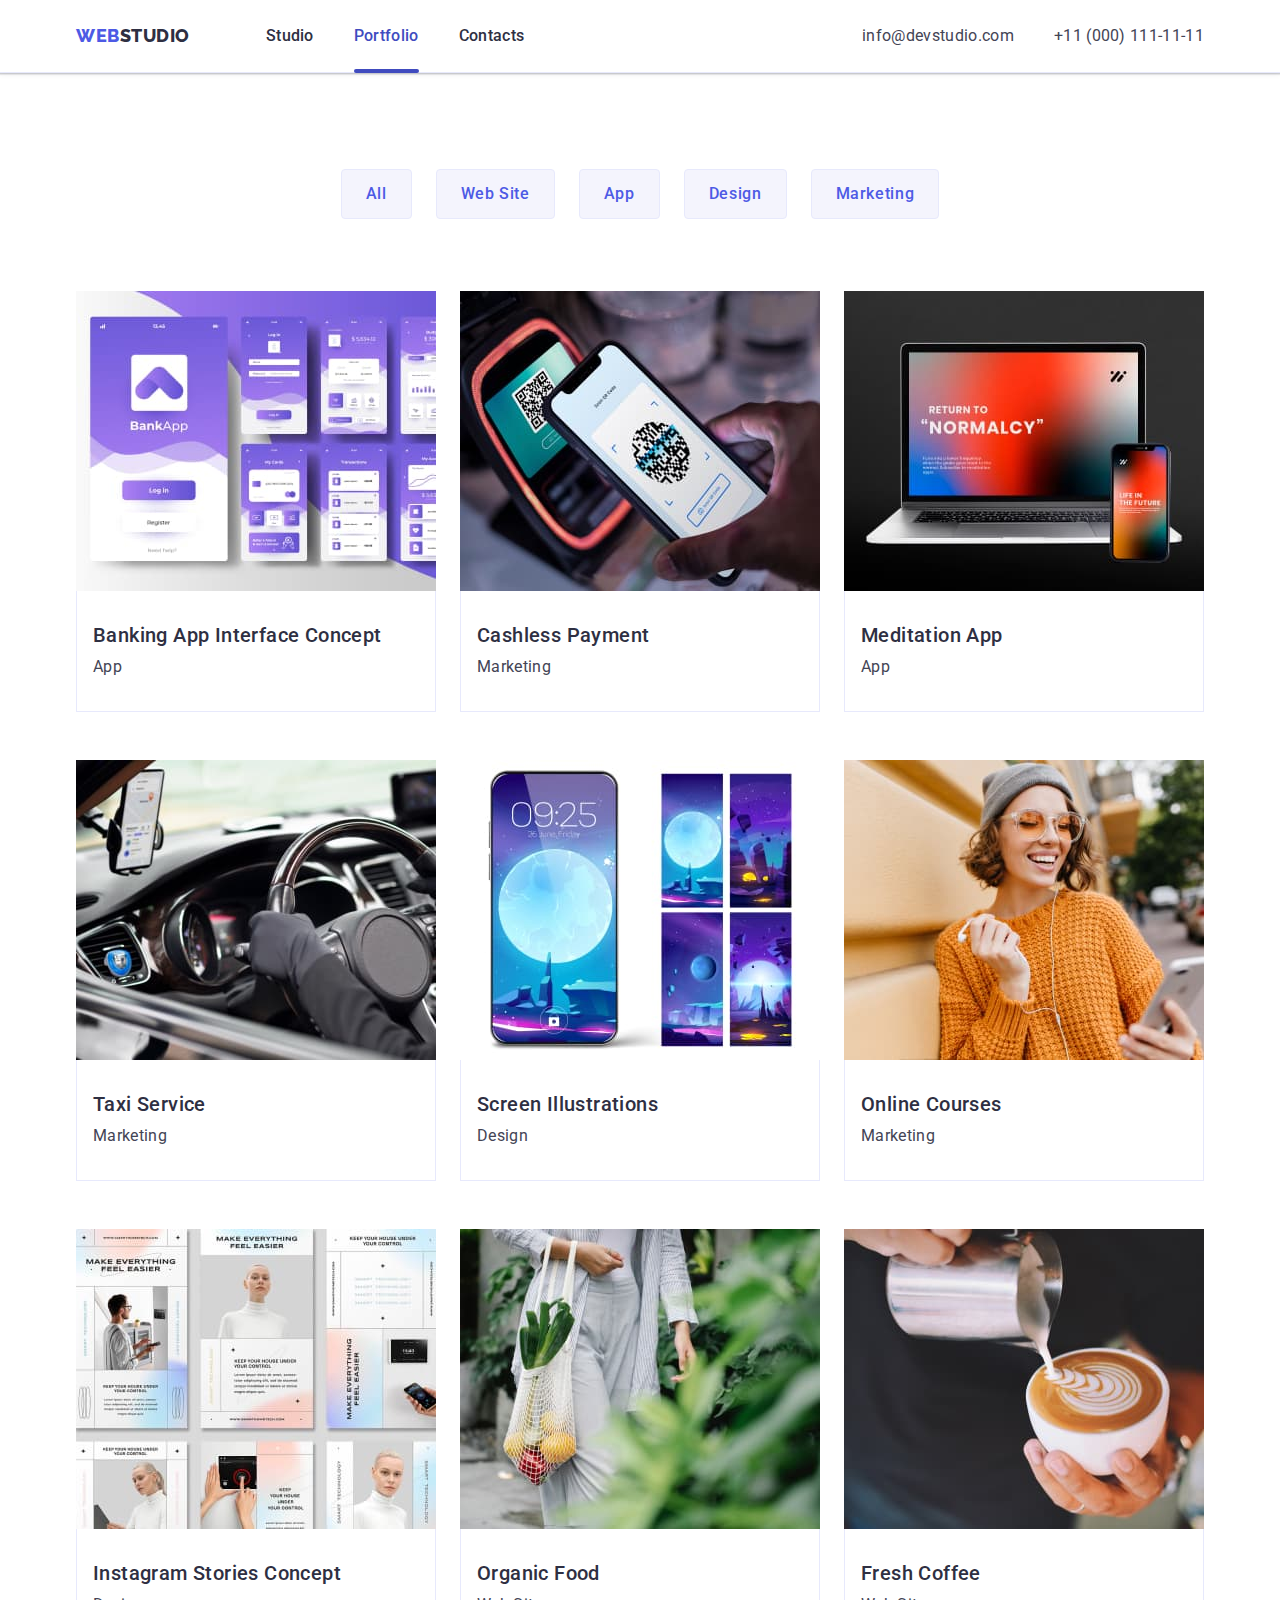
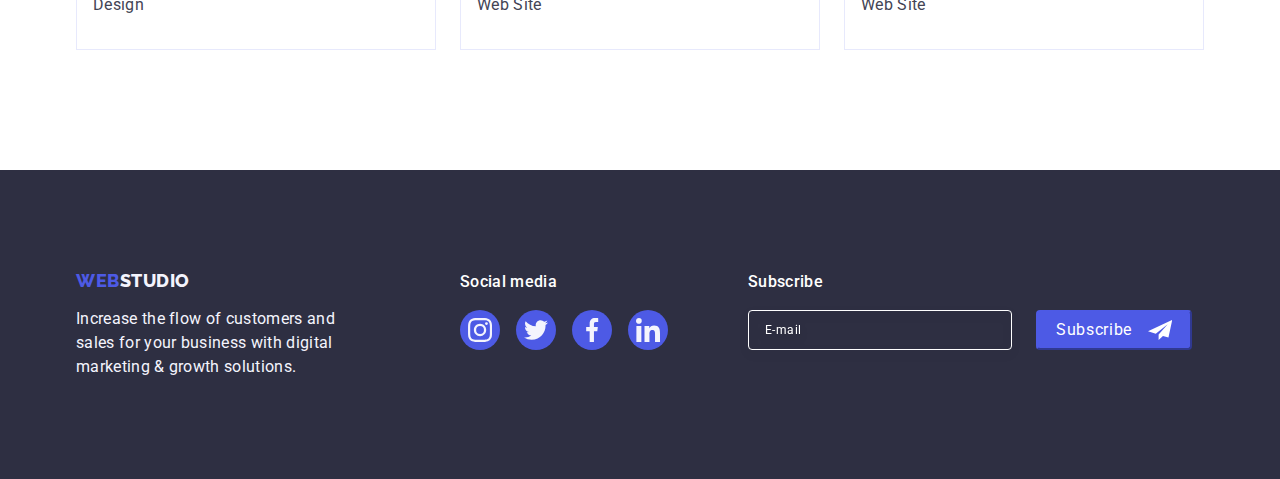
<file: portfolio.html>
<!DOCTYPE html>
<html lang="en">
  <head>
    <meta charset="UTF-8" />
    <meta http-equiv="X-UA-Compatible" content="IE=edge" />
    <meta name="viewport" content="width=device-width, initial-scale=1.0" />
    <title>Портфоліо</title>
    <!-- Fonts -->
    <link rel="preconnect" href="https://fonts.googleapis.com" />
    <link rel="preconnect" href="https://fonts.gstatic.com" crossorigin />
    <link
      href="https://fonts.googleapis.com/css2?family=Raleway:ital,wght@0,800;1,800&family=Roboto:ital,wght@0,400;0,500;0,700;0,900;1,400;1,500;1,700;1,900&display=swap"
      rel="stylesheet"
    />
    <!-- Norolize -->
    <link
      rel="stylesheet"
      href="https://cdn.jsdelivr.net/npm/modern-normalize@1.1.0/modern-normalize.min.css"
    />
    <!-- Custom styles -->
    <link rel="stylesheet" href="./css/styles.css" />
  </head>
  <body>
    <!-- Header -->
    <header class="header">
      <div class="header-container container">
        <nav class="header-nav">
          <!-- Logo -->
          <a class="logo link" href="./index.html"
            >Web<span class="logo-studio">Studio</span></a
          >
          <!-- Navigation -->
          <ul class="header-list list">
            <li class="header-item">
              <a class="header-link link" href="./index.html">Studio</a>
            </li>
            <li class="header-item">
              <a class="header-link current link" href="./portfolio.html"
                >Portfolio</a
              >
            </li>
            <li class="header-item">
              <a class="header-link link" href="">Contacts</a>
            </li>
          </ul>
        </nav>
        <address class="header-address">
          <ul class="header-contakts list">
            <li class="address-mailto">
              <a class="address link" href="mailto:info@devstudio.com"
                >info@devstudio.com</a
              >
            </li>
            <li class="address_tel">
              <a class="address link" href="tel:+110001111111"
                >+11 (000) 111-11-11</a
              >
            </li>
          </ul>
        </address>
      </div>
    </header>
    <main>
      <!-- Hero section list -->
      <section class="main-section">
        <div class="container">
          <h1 class="off" hidden>List projects</h1>
          <ul class="hero-list list">
            <li>
              <button class="btn-list-txt" type="button">All</button>
            </li>
            <li>
              <button class="btn-list-txt" type="button">Web Site</button>
            </li>
            <li>
              <button class="btn-list-txt" type="button">App</button>
            </li>
            <li>
              <button class="btn-list-txt" type="button">Design</button>
            </li>
            <li>
              <button class="btn-list-txt" type="button">Marketing</button>
            </li>
          </ul>
          <!-- Portholio list -->
          <ul class="portfolio-list list">
            <li class="list_servise">
              <a class="servise-title link" href="">
                <div class="service-box">
                  <img
                    src="./images/banking_app.jpg"
                    alt="Banking App Interface Concept"
                    width="360"
                    height="300"
                  />
                  <div class="overlay">
                    <p class="overlay-text">
                      14 Stylish and User-Friendly App Design Concepts · Task
                      Manager App · Calorie Tracker App · Exotic Fruit Ecommerce
                      App · Cloud Storage App
                    </p>
                  </div>
                </div>
                <div class="img-portfolio">
                  <h2 class="portfolio-title">Banking App Interface Concept</h2>
                  <p class="portfolio-desk">App</p>
                </div>
              </a>
            </li>
            <li class="list_servise">
              <a class="servise-title link" href="">
                <div class="service-box">
                  <img
                    src="./images/cashless_payment-2.jpg"
                    alt="Cashless Payment"
                    width="360"
                    height="300"
                  />
                  <div class="overlay">
                    <p class="overlay-text">
                      14 Stylish and User-Friendly App Design Concepts · Task
                      Manager App · Calorie Tracker App · Exotic Fruit Ecommerce
                      App · Cloud Storage App
                    </p>
                  </div>
                </div>
                <div class="img-portfolio">
                  <h2 class="portfolio-title">Cashless Payment</h2>
                  <p class="portfolio-desk">Marketing</p>
                </div>
              </a>
            </li>
            <li class="list_servise">
              <a class="servise-title link" href="">
                <div class="service-box">
                  <img
                    src="./images/meditation_app-2.jpg"
                    alt="Meditation App"
                    width="360"
                    height="300"
                  />
                  <div class="overlay">
                    <p class="overlay-text">
                      14 Stylish and User-Friendly App Design Concepts · Task
                      Manager App · Calorie Tracker App · Exotic Fruit Ecommerce
                      App · Cloud Storage App
                    </p>
                  </div>
                </div>
                <div class="img-portfolio">
                  <h2 class="portfolio-title">Meditation App</h2>
                  <p class="portfolio-desk">App</p>
                </div>
              </a>
            </li>
            <li class="list_servise">
              <a class="servise-title link" href="">
                <div class="service-box">
                  <img
                    src="./images/taxi_service-2.jpg"
                    alt="Taxi Service"
                    width="360"
                    height="300"
                  />
                  <div class="overlay">
                    <p class="overlay-text">
                      14 Stylish and User-Friendly App Design Concepts · Task
                      Manager App · Calorie Tracker App · Exotic Fruit Ecommerce
                      App · Cloud Storage App
                    </p>
                  </div>
                </div>
                <div class="img-portfolio">
                  <h2 class="portfolio-title">Taxi Service</h2>
                  <p class="portfolio-desk">Marketing</p>
                </div>
              </a>
            </li>
            <li class="list_servise">
              <a class="servise-title link" href="">
                <div class="service-box">
                  <img
                    src="./images/sscreen_illustrations-2.jpg"
                    alt="Screen Illustrations"
                    width="360"
                    height="300"
                  />
                  <div class="overlay">
                    <p class="overlay-text">
                      14 Stylish and User-Friendly App Design Concepts · Task
                      Manager App · Calorie Tracker App · Exotic Fruit Ecommerce
                      App · Cloud Storage App
                    </p>
                  </div>
                </div>
                <div class="img-portfolio">
                  <h2 class="portfolio-title">Screen Illustrations</h2>
                  <p class="portfolio-desk">Design</p>
                </div>
              </a>
            </li>
            <li class="list_servise">
              <a class="servise-title link" href="">
                <div class="service-box">
                  <img
                    src="./images/online_courses-2.jpg"
                    alt="Online Courses"
                    width="360"
                    height="300"
                  />
                  <div class="overlay">
                    <p class="overlay-text">
                      14 Stylish and User-Friendly App Design Concepts · Task
                      Manager App · Calorie Tracker App · Exotic Fruit Ecommerce
                      App · Cloud Storage App
                    </p>
                  </div>
                </div>
                <div class="img-portfolio">
                  <h2 class="portfolio-title">Online Courses</h2>
                  <p class="portfolio-desk">Marketing</p>
                </div>
              </a>
            </li>
            <li class="list_servise">
              <a class="servise-title link" href="">
                <div class="service-box">
                  <img
                    src="./images/instagram_stories-2.jpg"
                    alt="Instagram Stories Concept"
                    width="360"
                    height="300"
                  />
                  <div class="overlay">
                    <p class="overlay-text">
                      14 Stylish and User-Friendly App Design Concepts · Task
                      Manager App · Calorie Tracker App · Exotic Fruit Ecommerce
                      App · Cloud Storage App
                    </p>
                  </div>
                </div>
                <div class="img-portfolio">
                  <h2 class="portfolio-title">Instagram Stories Concept</h2>
                  <p class="portfolio-desk">Design</p>
                </div>
              </a>
            </li>
            <li class="list_servise">
              <a class="servise-title link" href="">
                <div class="service-box">
                  <img
                    src="./images/organic_food-2.jpg"
                    alt="Organic Food"
                    width="360"
                    height="300"
                  />
                  <div class="overlay">
                    <p class="overlay-text">
                      14 Stylish and User-Friendly App Design Concepts · Task
                      Manager App · Calorie Tracker App · Exotic Fruit Ecommerce
                      App · Cloud Storage App
                    </p>
                  </div>
                </div>
                <div class="img-portfolio">
                  <h2 class="portfolio-title">Organic Food</h2>
                  <p class="portfolio-desk">Web Site</p>
                </div>
              </a>
            </li>
            <li class="list_servise">
              <a class="servise-title link" href="">
                <div class="service-box">
                  <img
                    src="./images/fresh_coffee-2.jpg"
                    alt="Fresh Coffee"
                    width="360"
                    height="300"
                  />
                  <div class="overlay">
                    <p class="overlay-text">
                      14 Stylish and User-Friendly App Design Concepts · Task
                      Manager App · Calorie Tracker App · Exotic Fruit Ecommerce
                      App · Cloud Storage App
                    </p>
                  </div>
                </div>
                <div class="img-portfolio">
                  <h2 class="portfolio-title">Fresh Coffee</h2>
                  <p class="portfolio-desk">Web Site</p>
                </div>
              </a>
            </li>
          </ul>
        </div>
      </section>
    </main>
    <!-- Footer portfolio -->
    <footer class="footer-fons-pic">
      <div class="footer-list container">
        <div class="footer-logo-list">
          <a class="logo link" href="./index.html"
            >Web<span class="footer-logo">Studio</span></a
          >
          <p class="footer-text">
            Increase the flow of customers and sales for your business with
            digital marketing & growth solutions.
          </p>
        </div>
        <div class="footer-social">
          <p class="footer-headline">Social media</p>
          <ul class="socials-footer list">
            <li class="socials-item">
              <a
                class="footer-socials-link link"
                href="https://instagram.com"
                target="_blank"
                rel="noopener noreferre"
                aria-label="Instagram icon"
              >
                <svg class="socials-icon" width="24" height="24">
                  <use href="./images/icons.svg#icon-instagram"></use>
                </svg>
              </a>
            </li>
            <li class="socials-item">
              <a
                class="footer-socials-link link"
                href="https://twitter.com"
                target="_blank"
                rel="noopener noreferre"
                aria-label="Twitter icon"
              >
                <svg class="socials-icon" width="24" height="24">
                  <use href="./images/icons.svg#icon-twitter"></use>
                </svg>
              </a>
            </li>
            <li class="socials-item">
              <a
                class="footer-socials-link link"
                href="https://facebook.com"
                target="_blank"
                rel="noopener noreferre"
                aria-label="Facebook icon"
              >
                <svg class="socials-icon" width="24" height="24">
                  <use href="./images/icons.svg#icon-facebook"></use>
                </svg>
              </a>
            </li>
            <li class="socials-item">
              <a
                class="footer-socials-link link"
                href="https://linkedin.com"
                target="_blank"
                rel="noopener noreferre"
                aria-label="Linkedin icon"
              >
                <svg class="socials-icon" width="24" height="24">
                  <use href="./images/icons.svg#icon-linkedin"></use>
                </svg>
              </a>
            </li>
          </ul>
        </div>
        
         <!-- Footer forn -->
         <form
         class="footer-form"
         name="footer_form"
         novalidate
         autocomplete="on"
       >
         <p class="footer-headline">Subscribe</p>
         <div class="footer-form-box">
             <input
               class="footer-form-mail"
               type="email"
               name="user_email"
               value="E-mail"
             />
           <button class="footer-form-btn" type="button">
             <span class="footer-form-txt">Subscribe</span>
             <svg class="footer-form-svg" width="24" height="24">
               <use href="./images/icons.svg#icon-Telegram"></use>
             </svg>
           </button>
         </div>
       </form>
      </div>
    </footer>
  </body>
</html>
</file>
<file: css/styles.css>
:root {
  /* Fonts */
  --primary-font: Roboto;
  --second-font: Raleway;
  /* Text colors */
  --main-txt-cl: #2e2f42;
  --accent-txt-cl: #404bbf;
  --logo-txt-cl: #4d5ae5;
  --text-txt-cl: #434455;
  --btn-txt-cl: #ffffff;
  --white-txt-cl: #f4f4fd;
  --btn-cl: #e7e9fc;
  --fons-txt-cl: #8e8f99;
  /* BG colors */
  --accent-bg-cl: #06060a;
  --hover-bg-cl: #31d0aa;
  /* Others */

  --anim-fast: 250ms cubic-bezier(0.4, 0, 0.2, 1);

  --modal-bg-cl: #fcfcfc;
  --modal-idx: 100;
}

/**
  |============================
  | Base styles
  |============================
*/

body {
  font-family: Roboto, sans-serif;
  font-size: 16px;
  color: #434455;
  background-color: #ffffff;
}
/* Reset start */
h1,
h2,
h3,
h4,
h5,
h6,
p {
  margin: 0;
}

img {
  display: block;
  max-width: 100%;
  height: auto;
}
/* reset */
.link {
  text-decoration: none;
}
.list {
  list-style: none;
  padding: 0;
  margin: 0;
}

/* Reset end */

li:last-child {
  margin-bottom: 0;
}

.container {
  /* Phone styles & > */
  min-width: 320px;
  max-width: 428px;
  margin-left: auto;
  margin-right: auto;
  padding-left: 15px;
  padding-right: 15px;

  /* outline: 2px solid red;
  outline-offset: -2px; */
}

/* Tablet styles & > */
@media only screen and (min-width: 768px) {
  .container {
    max-width: 768px;
  }
}

/* Desktop styles & > */
@media only screen and (min-width: 1158px) {
  .container {
    max-width: 1158px;
  }
}

.header {
  border-bottom: 1px solid #e7e9fc;
  box-shadow: 0px 2px 1px rgba(46, 47, 66, 0.08),
    0px 1px 1px rgba(46, 47, 66, 0.16), 0px 1px 6px rgba(46, 47, 66, 0.08);
}

.header-container {
  display: flex;
  align-items: center;
}
.header-nav {
  display: flex;
  align-items: center;
}
@media only screen and (max-width: 767px) {
  .header-nav {
    margin-top: 24px;
    margin-bottom: 22px;
  }
}

.logo {
  font-family: Raleway, sans-serif;
  font-weight: 800;
  font-size: 18px;
  line-height: 1.17;

  letter-spacing: 0.03em;
  text-transform: uppercase;
  font-style: normal;
  color: #4d5ae5;

  display: inline-block;
}
header .logo {
  margin-right: auto;
  /* margin-right: 76px; */
}

@media only screen and (min-width: 767px) {
  .header .logo {
    margin-right: 120px;
  }
}

@media only screen and (min-width: 1158px) {
  .header .logo {
    margin-right: 76px;
  }
}

footer .logo {
  margin-bottom: 16px;
  display: inline-block;
}

@media only screen and (min-width: 768px) {
  footer .logo {
  margin-right: auto;
  }
}

.logo-studio {
  color: #2e2f42;
}

.header-list {
  /* display: block; */
  /* padding-top: 24px;
  padding-bottom: 24px; */
  display: flex;
  gap: 40px;
}

@media only screen and (max-width: 767px) {
  .header-list {
    display: none;
  }
}

.header-item {
  /* padding: 24px 0; */
}
.header-link {
  position: relative;
  font-weight: 500;
  font-size: 16px;
  line-height: 1.5;
  letter-spacing: 0.02em;
  font-style: normal;
  display: block;
  color: #2e2f42;
  padding: 24px 0;

  transition: color var(--anim-fast);
}
.header-link::after {
  content: "";
  position: absolute;
  bottom: -1px;
  left: 0;
  display: block;
  width: 100%;
  height: 4px;
  border-radius: 2px;

  transition: background-color var(--anim-fast);
}
.header-link.current {
  color: var(--accent-txt-cl);
}

.header-link.current::after,
.header-link:hover::after,
.header-link:focus::after {
  background-color: var(--accent-txt-cl);
}

.header-address {
  font-style: normal;
  margin-left: auto;
}

.header-contakts {
  display: block;
  /* display: flex;
  margin: auto;
  gap: 40px; */
}

@media only screen and (max-width: 767px) {
  .header-contakts {
    display: none;
  }
}

@media only screen and (min-width: 767px) {
  .header-contakts {
    display: flex;
    flex-direction: column;
    align-items: center;
    gap: 12px;
  }
}

@media only screen and (min-width: 1158px) {
  .header-contakts {
    display: flex;
    flex-direction: row;
    margin: auto;
    gap: 40px;
  }
}

.header-link:hover,
.header-link:focus,
.address:hover,
.address:focus {
  color: #404bbf;
}

.address {
  font-family: Roboto, sans-serif;
  font-weight: 400;
  font-size: 16px;
  line-height: 1.5;
  letter-spacing: 0.02em;
  font-style: normal;
  color: #434455;

  transition: color var(--anim-fast);
}

/**
  |============================
  | Hero sections
  |============================
*/

/* 320 < Screen < 428 */
@media only screen and (max-width: 428px) {
  .hero-fons {
    background-size: cover;
    background-repeat: no-repeat;
    background-position: center;
    background-image: linear-gradient(
        rgba(46, 47, 66, 0.7),
        rgba(46, 47, 66, 0.7)
      ),
      url(../images/hero-fons/hero_mob@1x.jpg);
  }

  @media (min-device-pixel-ratio: 2),
    (min-resolution: 192dpi),
    (min-resolution: 2dppx) {
    .hero-fons {
      background-image: linear-gradient(
          rgba(46, 47, 66, 0.7),
          rgba(46, 47, 66, 0.7)
        ),
        url(../images/hero-fons/hero_mob@2x.jpg);
    }
  }
}
@media only screen and (min-width: 429px) and (max-width: 768px) {
  .hero-fons {
    background-size: cover;
    background-repeat: no-repeat;
    background-position: center;
    background-image: linear-gradient(
        rgba(46, 47, 66, 0.7),
        rgba(46, 47, 66, 0.7)
      ),
      url(../images/hero-fons/hero_tab@1x.jpg);
  }

  @media (min-device-pixel-ratio: 2),
    (min-resolution: 192dpi),
    (min-resolution: 2dppx) {
    .hero-fons {
      background-image: linear-gradient(
          rgba(46, 47, 66, 0.7),
          rgba(46, 47, 66, 0.7)
        ),
        url(../images/hero-fons/hero_tab@2x.jpg);
    }
  }
}

@media only screen and (min-width: 769px) {
  .hero-fons {
    background-size: cover;
    background-repeat: no-repeat;
    background-position: center;
    background-image: linear-gradient(
        rgba(46, 47, 66, 0.7),
        rgba(46, 47, 66, 0.7)
      ),
      url(../images/hero-fons/hero_desk@1x.jpg);
  }

  @media (min-device-pixel-ratio: 2),
    (min-resolution: 192dpi),
    (min-resolution: 2dppx) {
    .hero-fons {
      background-image: linear-gradient(
          rgba(46, 47, 66, 0.7),
          rgba(46, 47, 66, 0.7)
        ),
        url(../images/hero-fons/hero_desk@2x.jpg);
    }
  }
}

.hero-fons {
  max-width: 1440px;
  margin-left: auto;
  margin-right: auto;
  background-color: #2e2f42;
  padding-top: 112px;
  padding-bottom: 240px;

  padding: 112px 0;
  background-image: linear-gradient(
      rgba(46, 47, 66, 0.7),
      rgba(46, 47, 66, 0.7)
    ),
    /* url(../images/hero-fons/people-office.jpg); */
  background-repeat: no-repeat;
  background-position: center;
  background-size: cover;
}

@media only screen and (min-width: 1158px) {
  .hero-fons {
    padding: 188px 0;
  }
}

.hero {
  /* width: 496px; */
  font-family: Roboto, sans-serif;
  font-weight: 700;
  font-size: 36px;

  /* font-size: 56px; */
  line-height: 1.07;
  letter-spacing: 0.02em;
  text-align: center;
  color: #ffffff;
  margin: 0 auto;
  max-width: 320px;
  margin-bottom: 72px;
  text-transform: capitalize;

  /* margin-bottom: 48px; */
}
@media only screen and (min-width: 768px) {
  .hero {
    max-width: 496px;
    font-size: 56px;
    margin-bottom: 36px;
  }
}
@media only screen and (min-width: 1158px) {
  .hero {
    margin-bottom: 48px;
  }
}

.hero_btn {
  min-width: 169px;
  min-height: 56px;
  padding: 16px 32px;
  font-family: inherit;
  font-weight: 500;
  font-size: 16px;
  line-height: 1.5;
  letter-spacing: 0.04em;
  color: #ffffff;
  background-color: #4d5ae5;
  cursor: pointer;
  box-shadow: 0px 4px 4px rgba(0, 0, 0, 0.15);
  border-radius: 4px;
  display: block;
  border: none;
  margin: 0 auto;

  transition: background-color var(--anim-fast);
}
.hero_btn:hover,
.hero_btn:focus {
  background-color: #404bbf;
}

/* Section 1 */
.section-list {
  padding: 96px 0;
}

@media only screen and (min-width: 1158px) {
  .section-list {
    padding: 120px 0;
  }
}

.hidden {
  /* display: flex;
    gap: 24px; */
}
@media only screen and (min-width: 768px) {
  .hidden {
    /* width: 736px; */
    display: flex;
    flex-wrap: wrap;
    gap: 72px 24px;
  }
}
@media only screen and (min-width: 1158px) {
  .hidden {
    flex-wrap: nowrap;
  }
}

.section_items {
  /* padding-bottom: 72px; */
  /* width: calc((100% - 72px) / 4); */
}
@media only screen and (max-width: 767px) {
  .section_items {
    margin-bottom: 72px;
  }
}

@media only screen and (min-width: 768px) {
  .section_items {
    /* width: 356px; */
    width: calc((100% - 24px) / 2);
  }
}

/* Section icons */
.section-icon {
  display: none;
}
@media only screen and (min-width: 1158px) {
  .section-icon {
    display: flex;
    justify-content: center;
    align-items: center;
    width: 264px;
    height: 112px;
    background-color: var(--white-txt-cl);
    border-radius: 4px;
    margin-bottom: 8px;
  }
}

.section_strategy {
}

.subtitle {
  font-weight: 700;
  font-size: 36px;
  line-height: 1.2;
  letter-spacing: 0.02em;
  color: #2e2f42;
  margin-bottom: 8px;

  text-align: center;
  text-transform: capitalize;

  /* font-weight: 500;
  font-size: 20px; */
}

@media only screen and (min-width: 768px) {
  .subtitle {
    text-align: left;
  }
}
@media only screen and (min-width: 1158px) {
  .subtitle {
    font-weight: 500;
    font-size: 20px;
  }
}

.subtitle-team {
  font-weight: 500;
  font-size: 20px;
  line-height: 1.2;
  letter-spacing: 0.02em;
  text-align: center;
  color: #2e2f42;
  margin-bottom: 8px;
}

.subtitle-txt {
  font-family: Roboto, sans-serif;
  font-weight: 500;
  font-size: 16px;
  line-height: 1.5;
  letter-spacing: 0.02em;
  color: #434455;
}

@media only screen and (min-width: 1158px) {
  .subtitle-txt {
    font-weight: 400;
  }
}

.subtitle-team-txt {
  font-family: Roboto, sans-serif;
  font-weight: 400;
  font-size: 16px;
  line-height: 1.5;
  letter-spacing: 0.02em;
  text-align: center;
  color: #434455;
  margin-bottom: 8px;
}

/* Section 2 */

/* .section-work {
  display: none;
} */
@media only screen and (max-width: 1157px) {
  .section-work {
    display: none;
  }
}

@media only screen and (min-width: 1158px) {
  .section-work {
    padding-bottom: 120px;
  }
}

.heading {
  font-family: Roboto, sans-serif;
  font-weight: 700;
  font-size: 36px;
  line-height: 1.1;
  letter-spacing: 0.02em;
  text-align: center;
  text-transform: capitalize;
  color: #2e2f42;
  margin-bottom: 72px;
}

/* .heading-container {
  display: flex;
  gap: 24px;
} */
@media only screen and (min-width: 1158px) {
  .heading-container {
    display: flex;
    gap: 24px;
  }
}

.list-img {
  width: calc((100% - 48px) / 3);
}

/* Section  3 */
.section-team {
  padding: 96px 0;
  background-color: var(--white-txt-cl);
}

@media only screen and (min-width: 1158px) {
  .section-team {
    padding: 120px 0;
  }
}

.heading-team {
  display: flex;
  flex-wrap: wrap;
  justify-content: center;
  gap: 72px 24px;
  /* display: flex;
  gap: 24px; */
}

@media only screen and (min-width: 768px) {
  .heading-team {
    gap: 64px 24px;
  }
}
@media only screen and (min-width: 1158px) {
  .heading-team {
    flex-wrap: nowrap;
    gap: 24px;
  }
}

.tittle_team {
  width: 264px;
  max-height: 428px;
  /* margin-bottom: 72px; */
  justify-content: center;
  background-color: #ffffff;
  /* width: calc((100% - 72px) / 4); */
  box-shadow: 0px 1px 6px rgba(46, 47, 66, 0.08),
    0px 1px 1px rgba(46, 47, 66, 0.16), 0px 2px 1px rgba(46, 47, 66, 0.08);
  border-radius: 0px 0px 4px 4px;
}

.fons-ourteam {
  background-color: #f4f4fd;
}
.team-wraper {
  padding: 32px 0;
  border-radius: 0px 0px 4px 4px;
}
/* Socials icons */
.socials {
  display: flex;
  justify-content: center;
  gap: 24px;
}
.socials-item {
}

.socials-link {
  display: flex;
  justify-content: center;
  align-items: center;
  width: 40px;
  height: 40px;
  background-color: var(--logo-txt-cl);
  border-radius: 50%;

  transition: background-color var(--anim-fast);
}
.socials-link:hover,
.socials-link:focus {
  background-color: var(--accent-txt-cl);
}
.socials-icon {
  fill: var(--white-txt-cl);
}

/* Section Customers */
.customers {
  padding: 96px 0;
}
@media only screen and (min-width: 1158px) {
  .customers {
    padding: 120px 0;
  }
}

.customers-list {
  display: flex;
  justify-content: center;
}

@media only screen and (max-width: 767px) {
  .customers-list {
    max-width: 396px;
    flex-wrap: wrap;
    gap: 72px 16px;
  }
}

@media only screen and (min-width: 768px) {
  .customers-list {
    flex-wrap: wrap;
    gap: 72px 24px;
  }
}
@media only screen and (min-width: 1158px) {
  .customers-list {
    flex-wrap: nowrap;
    gap: 24px;
  }
}

/* Customers icons */
.customers-tittle {
  color: var(--fons-txt-cl);
  height: 88px;
}
/* @media only screen and (max-width: 428px) {
  .customers-tittle {
    width: 190px;
  }
}
@media only screen and (min-width: 768px) {
  .customers-tittle {
    width: 168px;
  }
} */

.customers-link {
  display: flex;
  align-items: center;
  justify-content: center;
  width: 190px;
  height: 88px;
  border: 1px solid #8e8f99;
  border-radius: 4px;
  color: var(--fons-txt-cl);

  transition: border-color var(--anim-fast);
  transition: color var(--anim-fast);
}

@media only screen and (min-width: 768px) {
  .customers-link {
    width: 168px;
  }
}

.customers-link:hover,
.customers-link:focus {
  color: var(--accent-txt-cl);
  border-color: var(--accent-txt-cl);
}

.customers-icon {
  fill: currentColor;

  /* transition: color var(--anim-fast); */
}

/* Footer */
.footer-logo {
  color: #f4f4fd;
}
.footer-fons-pic {
  padding: 100px 0;
  background-color: #2e2f42;
}
.footer-text {
  font-family: Roboto, sans-serif;
  font-weight: 400;
  font-size: 16px;
  line-height: 1.5;
  letter-spacing: 0.02em;
  color: #f4f4fd;
  width: 264px;
}

@media only screen and (max-width: 767px) {
  .footer-text {
    margin: auto;
    /* margin-left: 80px; */
    margin-bottom: 72px;
  }
}

/**
  |============================
  | Portfolio
  |============================
*/
/* Main */
.main-section {
  padding: 96px 0 120px;
}

/* Portfolio hero */
.btn-list-txt {
  font-family: inherit;
  font-weight: 500;
  font-size: 16px;
  line-height: 1.5;
  letter-spacing: 0.04em;
  color: #4d5ae5;
  background-color: #f4f4fd;
  cursor: pointer;
  padding: 12px 24px;
  border: 1px solid var(--btn-cl);
  border-radius: 4px;

  transition: color, background-color, border, box-shadow var(--anim-fast);
  /* transition: background-color var(--anim-fast);
  transition: border var(--anim-fast);
  transition: box-shadow var(--anim-fast); */
}
.btn-list-txt:hover,
.btn-list-txt:focus {
  color: #ffffff;
  background-color: #404bbf;
  border: 1px solid transparent;
  box-shadow: 0px 3px 1px rgba(0, 0, 0, 0.1), 0px 2px 1px rgba(0, 0, 0, 0.08),
    0px 2px 2px rgba(0, 0, 0, 0.12);
  border-radius: 4px;
}

.hero-list {
  display: flex;
  justify-content: center;
  gap: 24px;
  margin-bottom: 72px;
}

.portfolio-title {
  font-family: Roboto, sans-serif;
  font-weight: 500;
  font-size: 20px;
  line-height: 1.2;
  letter-spacing: 0.02em;
  color: #2e2f42;
  margin-bottom: 8px;
}

.portfolio-list {
  display: flex;
  flex-wrap: wrap;
  column-gap: 24px;
  row-gap: 48px;
}

.servise-title {
  display: block;

  transition: box-shadow var(--anim-fast);
}

.servise-title:hover,
.servise-title:focus {
  box-shadow: 0px 1px 6px rgba(46, 47, 66, 0.08),
    0px 1px 1px rgba(46, 47, 66, 0.16), 0px 2px 1px rgba(46, 47, 66, 0.08);

  transition: box-shadow var(--anim-fast);
}
.service-box {
  position: relative;
  overflow: hidden;
}
.overlay {
  position: absolute;
  bottom: 0;
  left: 0;
  transform: translateY(100%);

  width: 360px;
  height: 300px;
  padding: 40px 32px 164px;
  background-color: var(--logo-txt-cl);
  mix-blend-mode: normal;

  transition: var(--anim-fast);
}

.servise-title:hover .overlay,
.servise-title:focus .overlay {
  transform: translateY(0);
}

.overlay-text {
  line-height: 1.5;
  letter-spacing: 0.02em;
  color: var(--white-txt-cl);
}

.img-portfolio {
  padding: 32px 16px;
  border: 1px solid #e7e9fc;
  border-top: none;
}
.portfolio-desk {
  font-family: Roboto, sans-serif;
  font-weight: 400;
  font-size: 16px;
  line-height: 1.5;
  letter-spacing: 0.02em;
  color: #434455;
  width: calc((100% - 48px) / 3);
}
/* footer social */

.footer-list {
  /* width: 584px; */
  /* display: flex;
  align-items: baseline; */
}

@media only screen and (min-width: 768px) {
  .footer-list {
    display: flex;
    flex-wrap: wrap;
    column-gap: 24px;
    row-gap: 72px;
    width: 584px;
  }
}

@media only screen and (min-width: 1158px) {
  .footer-list {
    width: 1168px;
    flex-wrap: nowrap;
    column-gap: normal;
    align-items: baseline;
  }
}

.footer-logo-list {
  display: flex;
    flex-direction: column;
    align-items: center;
  /* margin-right: 120px; */
}

@media only screen and (min-width: 1158px) {
  .footer-logo-list {
    margin-right: 120px;
  }
}

@media only screen and (max-width: 767px) {
  .footer-social {
    display: flex;
    flex-direction: column;
    align-items: center;
  }
}

.footer-headline {
  font-family: var(--primary-font);
  font-style: normal;
  font-weight: 500;
  font-size: 16px;
  line-height: 1.5;
  letter-spacing: 0.02em;
  color: var(--btn-txt-cl);
  margin-bottom: 16px;
}
@media only screen and (max-width: 767px) {
  .footer-headline {
  }
}

.socials-footer {
  display: flex;
  justify-content: center;
  gap: 16px;
}

@media only screen and (max-width: 767px) {
  .socials-footer {
    margin-bottom: 72px;
  }
}
.socials-item {
}
.footer-socials-link {
  display: flex;
  justify-content: center;
  align-items: center;
  width: 40px;
  height: 40px;
  background-color: var(--logo-txt-cl);
  border-radius: 50%;

  transition: background-color var(--anim-fast);
}

.footer-socials-link:hover,
.footer-socials-link:focus {
  background-color: var(--hover-bg-cl);
}

/**
  |============================
  | Modal styles
  |============================
*/
.backrop {
  position: fixed;
  top: 0;
  left: 0;
  z-index: var(--modal-idx);

  width: 100%;
  height: 100%;

  overflow-y: scroll;

  background-color: rgba(46, 47, 66, 0.4);

  transition: opacity, visibility var(--anim-fast);
  /* transition: background-color var(--anim-fast); */
}

.is-hidden {
  opacity: 0;
  visibility: hidden;
  pointer-events: none;

  /* transition: opacity, visibility var(--anim-fast); */
}
/**
  |============================
  |Footer form
  |============================
*/
.footer-form {
  display: flex;
  flex-direction: column;
  /* align-items: center; */

  /* margin-left: 80px; */
}
@media only screen and (max-width: 767px) {
  .footer-form {
    align-items: center;

  }
}

@media only screen and (min-width: 1158px) {
  .footer-form {
    display: block;
    margin-left: 80px;
  }
}

.footer-form-box {
  /* display: flex;
  gap: 24px; */
}

@media only screen and (max-width: 427px) {
  .footer-form-box {
      width: 100%;
  }
}
@media only screen and (min-width: 768px) {
  .footer-form-box {
    display: flex;
    gap: 24px;
  }
}

.footer-form-mail {
  background-color: transparent;
  outline: transparent;
  border: none;
  padding-left: 16px;
  /* width: 264px; */
  height: 40px;

  font-size: 12px;
  line-height: 24px;
  display: flex;
  align-items: center;
  letter-spacing: 0.04em;

  color: var(--btn-txt-cl);

  border: 1px solid var(--btn-txt-cl);
  filter: drop-shadow(0px 4px 4px rgba(0, 0, 0, 0.15));
  border-radius: 4px;

  transition: var(--anim-fast);
}
@media only screen and (max-width: 427px) {
  .footer-form-mail {
    width: 100%;
    /* margin-bottom: 16px; */
  }
}

@media only screen and (min-width: 428px) {
  .footer-form-mail {
    width: 396px;
    /* margin-bottom: 16px; */
  
  }
}
@media only screen and (min-width: 768px) {
  .footer-form-mail {
    width: 264px;
  }
}

@media only screen and (min-width: 1158px) {
  .footer-form-mail {
    width: 264px;
  }
}

.footer-form-mail:focus {
  border-color: var(--btn-txt-cl);
}

.footer-form-btn {
  display: flex;
  gap: 16px;
  background-color: transparent;
  outline: transparent;
  /* width: 156px; */
  justify-content: center;
  align-items: center;

  background-color: var(--logo-txt-cl);
  border-color: var(--logo-txt-cl);
  border-radius: 4px;
}

@media only screen and (max-width: 767px) {
  .footer-form-btn {
    margin: auto;

    /* margin-left: 131px; */
    max-width: 165px;
    margin-top: 16px;
  }
}
@media only screen and (min-width: 768px) {
  .footer-form-btn {
    /* margin-left: 156px; */
    width: 165px;
  }
}

@media only screen and (min-width: 1158px) {
  .footer-form-btn {
    width: 156px;
  }
}

.footer-form-txt {
  display: flex;

  align-items: center;
  text-align: center;
  line-height: 1.5;
  letter-spacing: 0.04em;
  color: var(--btn-txt-cl);
}
.footer-form-svg {
  fill: var(--btn-txt-cl);
}

/* Form tags */
.input {
  display: block;
}

.modal {
  position: absolute;
  top: 80px;
  /* transform: translate(-50%); */

  width: 408px;
  max-width: 100%;
  min-height: 584px;
  padding: 24px;

  background-color: var(--modal-bg-cl);
  box-shadow: 0px 1px 1px rgba(0, 0, 0, 0.14), 0px 1px 3px rgba(0, 0, 0, 0.12),
    0px 2px 1px rgba(0, 0, 0, 0.2);
  border-radius: 4px;
}

@media only screen and (min-width: 428px) {
  .modal  {
    left: calc(50% - 204px);
  }
}

.modal-button {
  width: 24px;
  height: 24px;
  display: block;
  margin-left: auto;
  border-radius: 50%;
  border: 1px solid rgba(0, 0, 0, 0.1);
  cursor: pointer;

  transition: color var(--anim-fast);
  transition: background-color var(--anim-fast);
}

.modal-button:hover,
.modal-button:focus {
  color: var(--btn-txt-cl);
  background-color: var(--accent-txt-cl);
}

.modal-icon {
  transition: background-color var(--anim-fast);
  fill: currentColor;
}

.modal-title {
  /* font-family: var(--primary-font);
font-style: normal; */
  display: block;
  margin-top: 24px;
  margin-bottom: 16px;

  font-weight: 500;
  font-size: 16px;
  line-height: 1.5;
  text-align: center;
  letter-spacing: 0.02em;
  color: var(--main-txt-cl);
}
.modal-form {
}
.modal-form-label {
  display: block;
  margin-bottom: 4px;

  /* font-family: 'Roboto';
font-style: normal; */
  font-weight: 400;
  font-size: 12px;
  line-height: 1.17;
  letter-spacing: 0.04em;
  color: var(--fons-txt-cl);
}
.modal-form-field {
  position: relative;
  margin-bottom: 8px;
}
.modal-form-input {
  width: 100%;
  height: 40px;
  padding: 0 38px;

  border: 1px solid rgba(46, 47, 66, 0.4);
  border-radius: 4px;
  outline: 2px solid transparent;
  outline-offset: -2px;

  transition: outline-color var(--anim-fast);
}

.modal-form-input:focus {
  outline-color: var(--logo-txt-cl);
  border-radius: 4px;
}
.modal-form-icon {
  position: absolute;
  top: 50%;
  left: 0;
  margin-left: 16px;

  transform: translateY(-50%);

  transition: var(--anim-fast);
  pointer-events: none;
}

.modal-form-input:focus + .modal-form-icon {
  fill: var(--logo-txt-cl);
}
.modal-form-message {
  margin-bottom: 16px;
  display: block;
  width: 360px;
  max-width: 100%;
  min-height: 120px;
  padding: 8px 16px;

  border: 1px solid rgba(46, 47, 66, 0.4);
  border-radius: 4px;
  outline: 2px solid transparent;
  outline-offset: -2px;

  transition: outline-color var(--anim-fast);

  resize: none;
}
.modal-form-message::placeholder {
  front-size: 12px;
}

.modal-form-message:focus {
  outline-color: var(--logo-txt-cl);
  border-radius: 4px;
}

.modal-form-agreement {
  display: flex;
  justify-content: center;
  align-items: center;
  margin-bottom: 24px;
  gap: 8px;
}
.modal-form-agreement-box {
  appearance: none;
  width: 16px;
  height: 16px;

  border: 1px solid rgba(46, 47, 66, 0.4);
  border-radius: 2px;

  background-image: url("data:image/svg+xml,%3Csvg width='10' height='8' viewBox='0 0 10 8' fill='none' xmlns='http://www.w3.org/2000/svg'%3E%3Cpath d='M8.44558 0.255056C8.61838 0.089653 8.84834 -0.00178848 9.08693 2.65108e-05C9.32551 0.0018415 9.55407 0.0967713 9.72436 0.264784C9.89466 0.432797 9.99337 0.660752 9.99968 0.900549C10.006 1.14034 9.91939 1.37323 9.75816 1.55005L4.86357 7.70436C4.7794 7.79551 4.67782 7.86865 4.5649 7.91942C4.45198 7.97018 4.33003 7.99754 4.20636 7.99984C4.08268 8.00214 3.95981 7.97935 3.8451 7.93282C3.73038 7.88629 3.62618 7.81698 3.53872 7.72903L0.292827 4.46564C0.202435 4.38096 0.129933 4.27884 0.0796475 4.16537C0.0293621 4.05191 0.00232279 3.92942 0.000143182 3.80522C-0.00203643 3.68102 0.0206883 3.55765 0.0669613 3.44248C0.113234 3.3273 0.182108 3.22267 0.269473 3.13483C0.356838 3.047 0.460905 2.97775 0.575465 2.93123C0.690026 2.88471 0.812734 2.86186 0.936267 2.86405C1.0598 2.86624 1.18163 2.89343 1.29449 2.94398C1.40734 2.99454 1.50892 3.06743 1.59315 3.15831L4.16189 5.73967L8.42227 0.28219C8.42994 0.272694 8.43813 0.263635 8.4468 0.255056H8.44558Z' fill='%23F4F4FD'/%3E%3C/svg%3E%0A");
  background-position: center;
  background-repeat: no-repeat;
  background-size: 0;

  transition: background-color var(--anim-fast), border-color var(--anim-fast),
    background-size var(--anim-fast) 250ms;
  cursor: pointer;
}
.modal-form-agreement-box:checked {
  background-color: var(--accent-txt-cl);
  border-color: var(--accent-txt-cl);
  background-size: 10px;

  transition-delay: 250ms, 250ms, 0;
}

.modal-form-agreement-text {
  font-size: 12px;
  line-height: 1.17;
  letter-spacing: 0.04em;

  color: var(--fons-txt-cl);
}
.modal-form-agreement-link {
  color: var(--logo-txt-cl);
}

.modal-btn {
  display: block;
  margin: 0 auto;
}

/**
  |============================
  | Mobile menu styles
  |============================
*/

.menu-toggle {
  min-height: 24px;
  min-width: 24px;
  display: flex;
  align-items: center;
  justify-content: center;

  margin: 0;
  padding: 0;
  background-color: transparent;
  cursor: pointer;
  border: none;
  border-radius: 50%;
  outline: none;

  border: 1px solid rgba(0, 0, 0, 0.1);
  cursor: pointer;
}

@media (min-width: 768px) {
  .menu-toggle {
    display: none;
  }
}

.menu-toggle:hover,
.menu-toggle:focus {
  background-color: rgba(0, 0, 0, 0.1);
}

.menu-toggle-icon {
  stroke: var(--main-txt-cl);
}

.menu-container {
  position: fixed;
  top: 0;
  left: 0;

  display: flex;
  flex-direction: column;
  width: 100vw;
  height: 100%;
  padding: 32px;
  background-color: var(--btn-txt-cl);
  z-index: 999;

  transform: translateX(100%);
  transition: transform 250ms ease-in-out;

  overflow-y: scroll;
}

.menu-container.is-open {
  transform: translateX(0);
}

.menu-container .menu-toggle {
  position: absolute;
  top: 16px;
  right: 16px;
  color: var(--main-txt-cl);
}

.mobile-menu {
  padding: 0;
  margin: 0;
  list-style: none;

  margin-bottom: auto;
}
.mobile-menu-title {
  font-weight: 700;
  font-size: 36px;
  line-height: 1.11;
  letter-spacing: 0.02em;

  color: var(--main-txt-cl);
}


.mobile-number {
  font-weight: 700;
  font-size: 36px;
  letter-spacing: 0.02em;
  height: 40px;
}
.mobile-mail {
  font-weight: 500;
  font-size: 20px;
  line-height: 1.2;
  letter-spacing: 0.02em;

  color: var(--text-txt-cl);
}

.mobile-menu .link {
  display: block;
  padding: 10px;
  /* color: var(--main-txt-cl); */
  text-decoration: none;
}
.mobail-link {
  color: var(--main-txt-cl)
}

.mobail-link.current {
  color: var(--accent-txt-cl);
}


.mobile-contacts {
  margin-bottom: 48px;
}
.mobile-contacts-list {
  margin-bottom: 40px;
  text-align: center;
}

.mobile-socials {
  display: flex;
  gap: 56px;
  justify-content: center;
  min-width: 328px;
}
</file>
